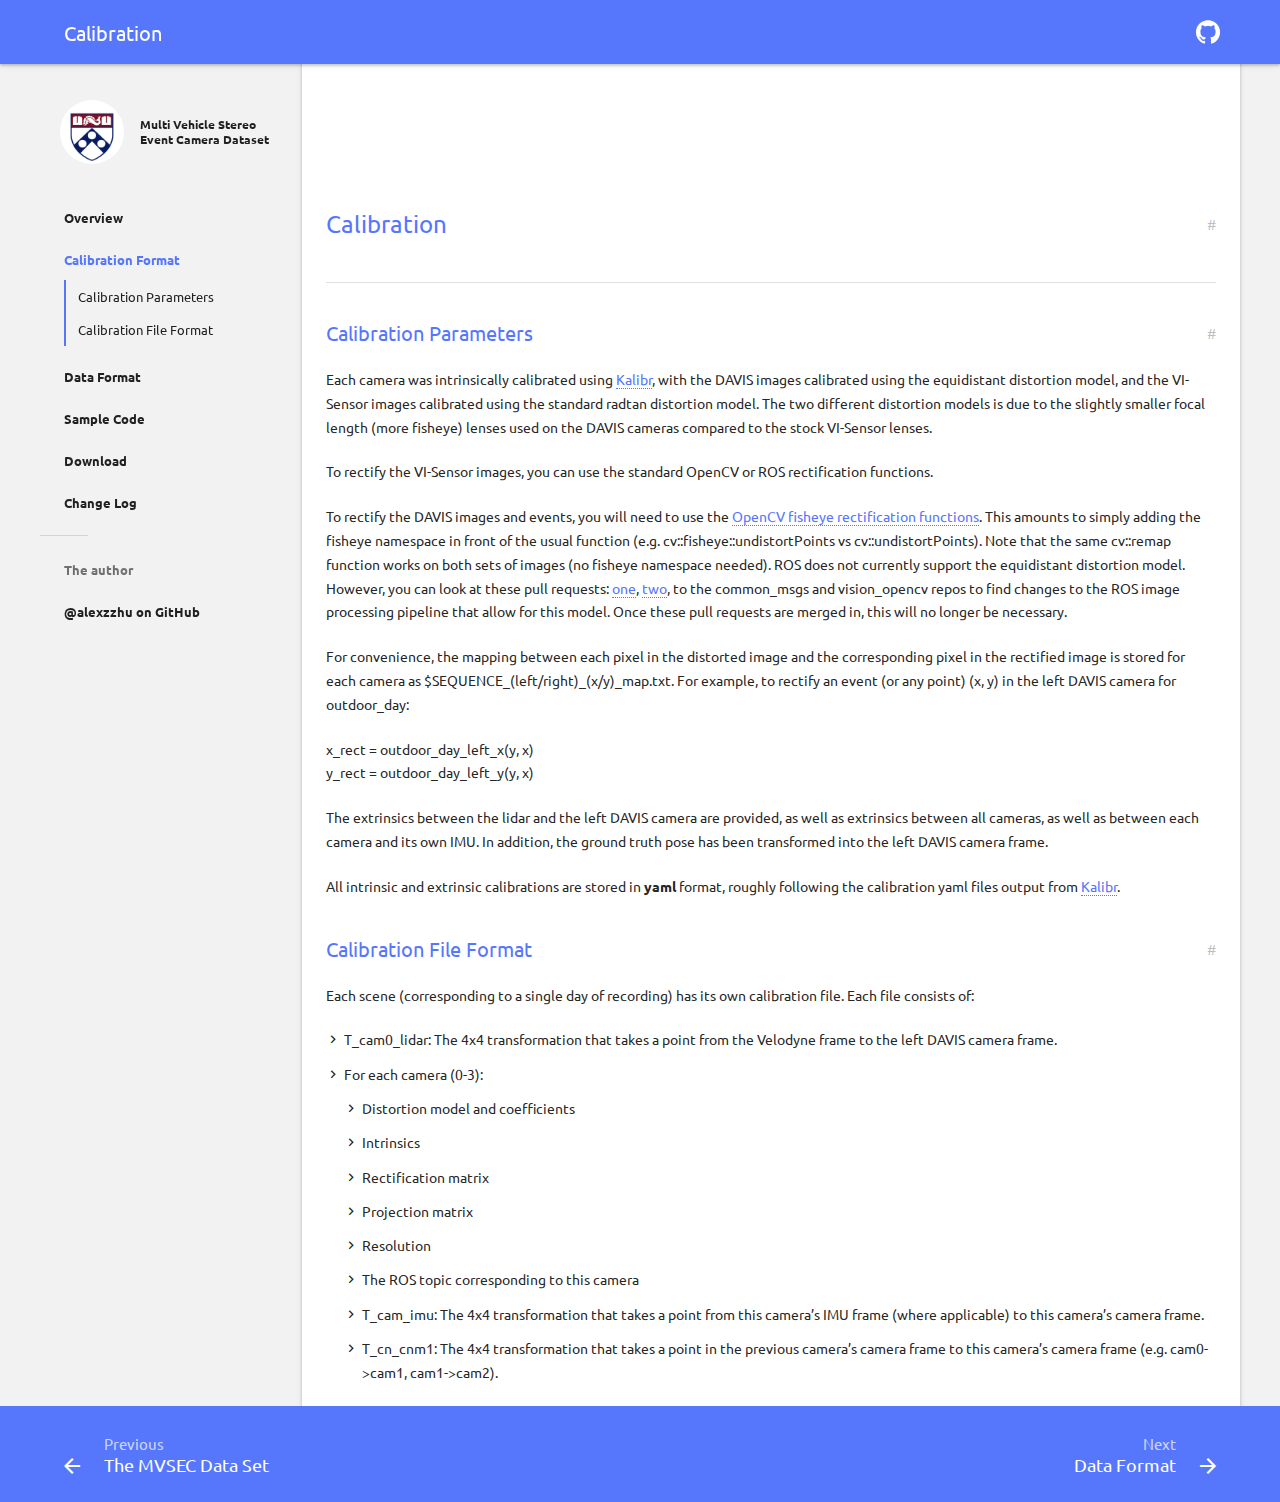
<file: calibration_format/index.html>
<!DOCTYPE html>
  
  
  
  
   <html class="no-js"> 

  <head lang="en-us">
    <meta charset="utf-8">
    <meta name="viewport" content="width=device-width,user-scalable=no,initial-scale=1,maximum-scale=1">
    <meta http-equiv="X-UA-Compatible" content="IE=10" />
    <title>Calibration - Multi Vehicle Stereo Event Camera Dataset</title>
    <meta name="generator" content="Hugo 0.16-DEV" />

    
    <meta name="description" content="A data set for Stereo Event Cameras.">
    
    <link rel="canonical" href="https://daniilidis-group.github.io/mvsec/calibration_format/">
    
    <meta name="author" content="Alex Zhu">
    

    <meta property="og:url" content="https://daniilidis-group.github.io/mvsec/calibration_format/">
    <meta property="og:title" content="Multi Vehicle Stereo Event Camera Dataset">
    <meta property="og:image" content="https://daniilidis-group.github.io/mvsec/upenn_favicon.jpg">
    <meta name="apple-mobile-web-app-title" content="Multi Vehicle Stereo Event Camera Dataset">
    <meta name="apple-mobile-web-app-capable" content="yes">
    <meta name="apple-mobile-web-app-status-bar-style" content="black-translucent">

    <link rel="shortcut icon" type="image/x-icon" href="https://daniilidis-group.github.io/mvsec/upenn_favicon.jpg">
    <link rel="icon" type="image/x-icon" href="https://daniilidis-group.github.io/mvsec/upenn_favicon.jpg">

    <style>
      @font-face {
        font-family: 'Icon';
        src: url('https://daniilidis-group.github.io/mvsec/fonts/icon.eot?52m981');
        src: url('https://daniilidis-group.github.io/mvsec/fonts/icon.eot?#iefix52m981')
               format('embedded-opentype'),
             url('https://daniilidis-group.github.io/mvsec/fonts/icon.woff?52m981')
               format('woff'),
             url('https://daniilidis-group.github.io/mvsec/fonts/icon.ttf?52m981')
               format('truetype'),
             url('https://daniilidis-group.github.io/mvsec/fonts/icon.svg?52m981#icon')
               format('svg');
        font-weight: normal;
        font-style: normal;
      }
    </style>

    <link rel="stylesheet" href="https://daniilidis-group.github.io/mvsec/stylesheets/application.css">
    <link rel="stylesheet" href="https://daniilidis-group.github.io/mvsec/stylesheets/temporary.css">
    <link rel="stylesheet" href="https://daniilidis-group.github.io/mvsec/stylesheets/palettes.css">
    <link rel="stylesheet" href="https://daniilidis-group.github.io/mvsec/stylesheets/highlight/highlight.css">

    
    
    
    <link rel="stylesheet" href="//fonts.googleapis.com/css?family=Ubuntu:400,700|Ubuntu&#43;Mono">
    <style>
      body, input {
        font-family: 'Ubuntu', Helvetica, Arial, sans-serif;
      }
      pre, code {
        font-family: 'Ubuntu Mono', 'Courier New', 'Courier', monospace;
      }
    </style>

    
    <link rel="stylesheet" href="https://daniilidis-group.github.io/mvsec/tweaks.css">
    
    <script src="https://daniilidis-group.github.io/mvsec/javascripts/modernizr.js"></script>
    <script type="text/javascript"
	    src="https://cdn.mathjax.org/mathjax/latest/MathJax.js?config=TeX-AMS-MML_HTMLorMML">
    </script>
<script type="text/x-mathjax-config">
MathJax.Hub.Config({
  jax: ["input/TeX", "output/HTML-CSS"],
  tex2jax: {
    inlineMath: [ ['$', '$'] ],
    displayMath: [ ['$$', '$$']],
    processEscapes: true,
    skipTags: ['script', 'noscript', 'style', 'textarea', 'pre', 'code']
  },
  messageStyle: "none",
  "HTML-CSS": { 
      preferredFont: "TeX", 
      availableFonts: ["STIX","TeX"], 
      styles: {".MathJax": {color: "#000 !important"}} 
      }
});
</script>
$
\newcommand{\cc}[1]{\color{black}{#1}}
\newcommand{\mvec}[1]{\mathbf{#1}}
\newcommand{\cvec}[2]{^\mathrm{#2}\mathbf{#1}}
\newcommand{\ctrans}[3]{^\mathrm{#3}\mathbf{#1}_\mathrm{#2}}
\newcommand{\rmat}[9]{\cc{\begin{bmatrix}{#1}&{#2}&{#3}\\\ {#4}&{#5}&{#6}\\\ {#7}&{#8}&{#9}\end{bmatrix}}}
\newcommand{\hmat}[3]{\cc{\begin{bmatrix}{#1}\\\ {#2}\\\ {#3}\\\ \end{bmatrix}}}
\newcommand{\mq}[4]{\cc{\begin{bmatrix}{#1}&{#2}&{#3}&{#4} \end{bmatrix}}}
\newcommand{\nvec}[3]{\cc{\begin{bmatrix}{#1}&{#2}&{#3} \end{bmatrix}}}
\newcommand{\vvec}[3]{\cc{\begin{bmatrix}{#1}\\\ {#2}\\\ {#3}\end{bmatrix}}}
\newcommand{\vvt}[2]{\cc{\begin{bmatrix}{#1}\\\ {#2}\end{bmatrix}}}
\newcommand{\calmat}[4]{\cc{\begin{bmatrix}{#1}&0&{#3}\\\ 0&{#2}&{#4}\end{bmatrix}}}
\newcommand{\dp}{^{\prime\prime}}
$

    

  </head>
  <body class="palette-primary-blue palette-accent-light-green">




<div class="backdrop">
	<div class="backdrop-paper"></div>
</div>

<input class="toggle" type="checkbox" id="toggle-drawer">
<input class="toggle" type="checkbox" id="toggle-search">
<label class="toggle-button overlay" for="toggle-drawer"></label>

<header class="header">
	<nav aria-label="Header">
  <div class="bar default">
    <div class="button button-menu" role="button" aria-label="Menu">
      <label class="toggle-button icon icon-menu" for="toggle-drawer">
        <span></span>
      </label>
    </div>
    <div class="headtitle">
    <div class="stretch">
      <div class="title">
        Calibration
      </div>
    </div>
    </div>

    

    
    <div class="button button-github" role="button" aria-label="GitHub">
      <a href="https://github.com/alexzzhu" title="@alexzzhu on GitHub" target="_blank" class="toggle-button icon icon-github"></a>
    </div>
    
    
        
  </div>
  <div class="bar search">
    <div class="button button-close" role="button" aria-label="Close">
      <label class="toggle-button icon icon-back" for="toggle-search"></label>
    </div>
    <div class="stretch">
      <div class="field">
        <input class="query" type="text" placeholder="Search" autocapitalize="off" autocorrect="off" autocomplete="off" spellcheck>
      </div>
    </div>
    <div class="button button-reset" role="button" aria-label="Search">
      <button class="toggle-button icon icon-close" id="reset-search"></button>
    </div>
  </div>
</nav>

</header>

<main class="main">
	<div class="drawer">
		<nav aria-label="Navigation">
  <a href="https://daniilidis-group.github.io/mvsec/" class="project">
    <div class="banner">
      
        <div class="logo">
          <img src="https://daniilidis-group.github.io/mvsec/upenn_favicon.jpg">
        </div>
      
      <div class="name">
        <strong>Multi Vehicle Stereo Event Camera Dataset </strong>
        
      </div>
    </div>
  </a>

  <div class="scrollable">
    <div class="wrapper">
      

      <div class="toc">
        
        <ul>
          




<li>
  
    



<a  title="Overview" href="https://daniilidis-group.github.io/mvsec/">
	
	Overview
</a>


  
</li>



<li>
  
    



<a class="current" title="Calibration Format" href="https://daniilidis-group.github.io/mvsec/calibration_format/">
	
	Calibration Format
</a>


<ul id="scrollspy">
</ul>

  
</li>



<li>
  
    



<a  title="Data Format" href="https://daniilidis-group.github.io/mvsec/data_format/">
	
	Data Format
</a>


  
</li>



<li>
  
    



<a  title="Sample Code" href="https://daniilidis-group.github.io/mvsec/sample_code/">
	
	Sample Code
</a>


  
</li>



<li>
  
    



<a  title="Download" href="https://daniilidis-group.github.io/mvsec/download/">
	
	Download
</a>


  
</li>



<li>
  
    



<a  title="Change Log" href="https://daniilidis-group.github.io/mvsec/change_log/">
	
	Change Log
</a>


  
</li>


        </ul>
        

        
        <hr>
        <span class="section">The author</span>
        
        <ul>
          

          
          <li>
            <a href="https://github.com/alexzzhu" target="_blank" title="@alexzzhu on GitHub">
              @alexzzhu on GitHub
            </a>
          </li>
          
        </ul>
        
      </div>
    </div>
  </div>
</nav>

	</div>

	<article class="article">
		<div class="wrapper">
			<h1>Calibration </h1>

			

<h2 id="calibration-parameters">Calibration Parameters</h2>

<p>Each camera was intrinsically calibrated using <a href="https://github.com/ethz-asl/kalibr">Kalibr</a>, with the DAVIS images calibrated using the equidistant distortion model, and the VI-Sensor images calibrated using the standard radtan distortion model. The two different distortion models is due to the slightly smaller focal length (more fisheye) lenses used on the DAVIS cameras compared to the stock VI-Sensor lenses.</p>

<p>To rectify the VI-Sensor images, you can use the standard OpenCV or ROS rectification functions.</p>

<p>To rectify the DAVIS images and events, you will need to use the <a href="https://docs.opencv.org/3.0-beta/modules/calib3d/doc/camera_calibration_and_3d_reconstruction.html#fisheye">OpenCV fisheye rectification functions</a>. This amounts to simply adding the fisheye namespace in front of the usual function (e.g. cv::fisheye::undistortPoints vs cv::undistortPoints). Note that the same cv::remap function works on both sets of images (no fisheye namespace needed). ROS does not currently support the equidistant distortion model. However, you can look at these pull requests: <a href="https://github.com/ros/common_msgs/pull/109">one</a>, <a href="https://github.com/ros-perception/vision_opencv/pull/184">two</a>, to the common_msgs and vision_opencv repos to find changes to the ROS image processing pipeline that allow for this model. Once these pull requests are merged in, this will no longer be necessary.</p>

<p>For convenience, the mapping between each pixel in the distorted image and the corresponding pixel in the rectified image is stored for each camera as $SEQUENCE_(left/right)_(x/y)_map.txt. For example, to rectify an event (or any point) (x, y) in the left DAVIS camera for outdoor_day:</p>

<p>x_rect = outdoor_day_left_x(y, x)</br>
y_rect = outdoor_day_left_y(y, x)</p>

<p>The extrinsics between the lidar and the left DAVIS camera are provided, as well as extrinsics between all cameras, as well as between each camera and its own IMU. In addition, the ground truth pose has been transformed into the left DAVIS camera frame.</p>

<p>All intrinsic and extrinsic calibrations are stored in <strong>yaml</strong> format, roughly following the calibration yaml files output from <a href="https://github.com/ethz-asl/kalibr">Kalibr</a>.</p>

<h2 id="calibration-file-format">Calibration File Format</h2>

<p>Each scene (corresponding to a single day of recording) has its own calibration file. Each file consists of:
<ul>
  <li>T_cam0_lidar: The 4x4 transformation that takes a point from the Velodyne frame to the left DAVIS camera frame.</li>
  <li>For each camera (0-3):
  <ul>
    <li>Distortion model and coefficients</li>
    <li>Intrinsics</li>
    <li>Rectification matrix</li>
    <li>Projection matrix</li>
    <li>Resolution</li>
    <li>The ROS topic corresponding to this camera</li>
    <li>T_cam_imu: The 4x4 transformation that takes a point from this camera&rsquo;s IMU frame (where applicable) to this camera&rsquo;s camera frame.</li>
    <li>T_cn_cnm1: The 4x4 transformation that takes a point in the previous camera&rsquo;s camera frame to this camera&rsquo;s camera frame (e.g. cam0-&gt;cam1, cam1-&gt;cam2).</li>
  </ul>
  </li>
</ul></p>


			<footer class="footer">
				

<nav class="pagination" aria-label="Footer">
  <div class="previous">
  
      <a href="https://daniilidis-group.github.io/mvsec/" title="The MVSEC Data Set">
        <span class="direction">
          Previous
        </span>
        <div class="page">
          <div class="button button-previous" role="button" aria-label="Previous">
            <i class="icon icon-back"></i>
          </div>
          <div class="stretch">
            <div class="title">
              The MVSEC Data Set
            </div>
          </div>
        </div>
      </a>
  
  </div>

  <div class="next">
  
      <a href="https://daniilidis-group.github.io/mvsec/data_format/" title="Data Format">
        <span class="direction">
          Next
        </span>
        <div class="page">
          <div class="stretch">
            <div class="title">
              Data Format
            </div>
          </div>
          <div class="button button-next" role="button" aria-label="Next">
            <i class="icon icon-forward"></i>
          </div>
        </div>
      </a>
  
  </div>
</nav>





			</footer>
		</div>
	</article>

	<div class="results" role="status" aria-live="polite">
		<div class="scrollable">
			<div class="wrapper">
				<div class="meta"></div>
				<div class="list"></div>
			</div>
		</div>
	</div>
</main>

    <script>
    
      var base_url = '';
      var repo_id  = '';
    
    </script>

    <script src="https://daniilidis-group.github.io/mvsec/javascripts/application.js"></script>
    

    <script>
      /* Add headers to scrollspy */
      var headers   = document.getElementsByTagName("h2");
      var scrollspy = document.getElementById('scrollspy');

      if(scrollspy) {
        if(headers.length > 0) {
          for(var i = 0; i < headers.length; i++) {
            var li = document.createElement("li");
            li.setAttribute("class", "anchor");

            var a  = document.createElement("a");
            a.setAttribute("href", "#" + headers[i].id);
            a.setAttribute("title", headers[i].innerHTML);
            a.innerHTML = headers[i].innerHTML;
            
            li.appendChild(a)
            scrollspy.appendChild(li);
          }
        } else {
          scrollspy.parentElement.removeChild(scrollspy)
        }
        

        /* Add permanent link next to the headers */
        var headers = document.querySelectorAll("h1, h2, h3, h4, h5, h6");

        for(var i = 0; i < headers.length; i++) {
            var a = document.createElement("a");
            a.setAttribute("class", "headerlink");
            a.setAttribute("href", "#" + headers[i].id);
            a.setAttribute("title", "Permanent link")
            a.innerHTML = "#";
            headers[i].appendChild(a);
        }
      }
    </script>

    

    <script src="//gohugo.io/js/highlight.pack.js"></script>
    <script>hljs.initHighlightingOnLoad();</script>
  </body>
</html>
</file>
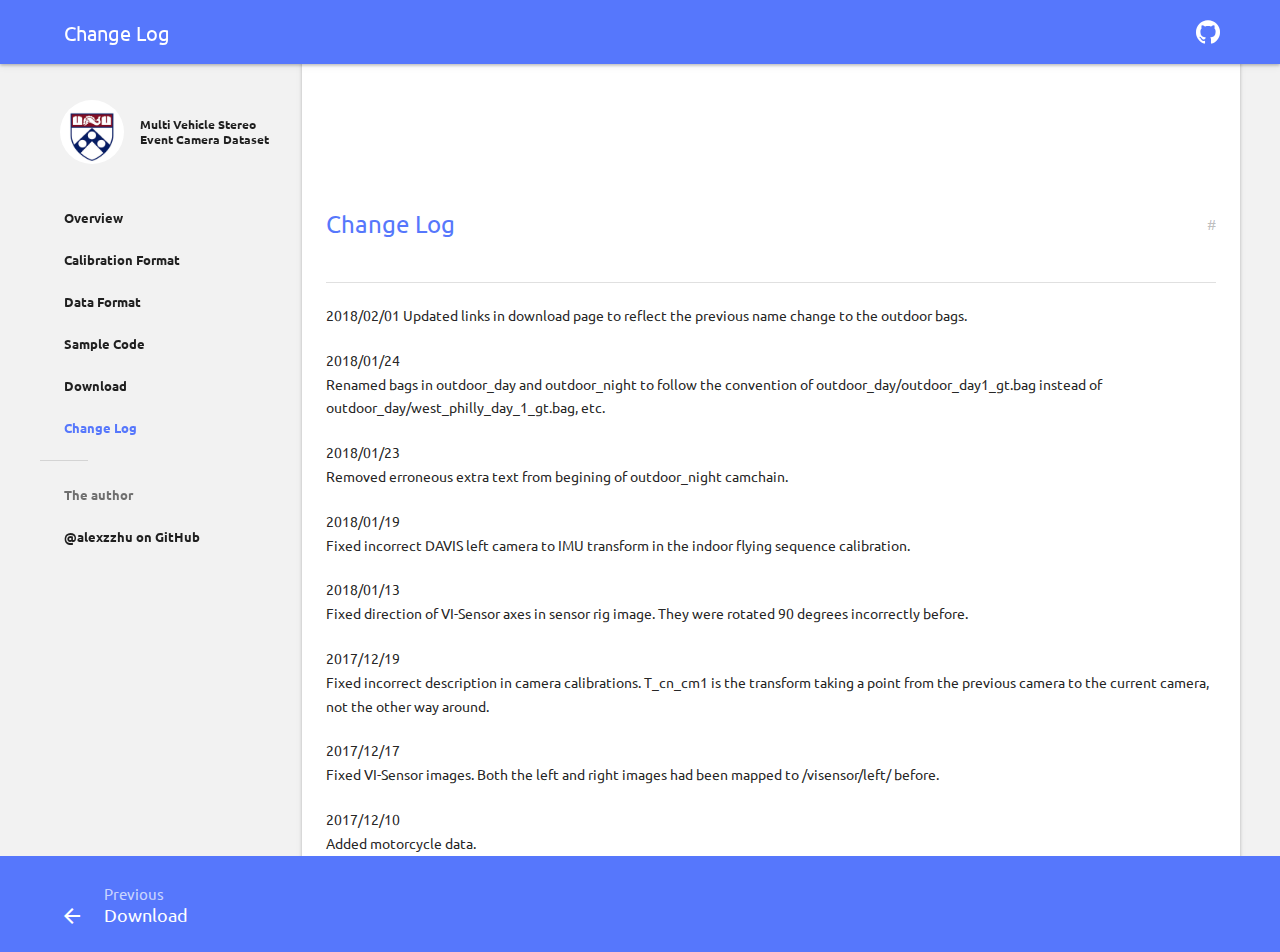
<file: change_log/index.html>
<!DOCTYPE html>
  
  
  
  
   <html class="no-js"> 

  <head lang="en-us">
    <meta charset="utf-8">
    <meta name="viewport" content="width=device-width,user-scalable=no,initial-scale=1,maximum-scale=1">
    <meta http-equiv="X-UA-Compatible" content="IE=10" />
    <title>Change Log - Multi Vehicle Stereo Event Camera Dataset</title>
    <meta name="generator" content="Hugo 0.16-DEV" />

    
    <meta name="description" content="A data set for Stereo Event Cameras.">
    
    <link rel="canonical" href="https://daniilidis-group.github.io/mvsec/change_log/">
    
    <meta name="author" content="Alex Zhu">
    

    <meta property="og:url" content="https://daniilidis-group.github.io/mvsec/change_log/">
    <meta property="og:title" content="Multi Vehicle Stereo Event Camera Dataset">
    <meta property="og:image" content="https://daniilidis-group.github.io/mvsec/upenn_favicon.jpg">
    <meta name="apple-mobile-web-app-title" content="Multi Vehicle Stereo Event Camera Dataset">
    <meta name="apple-mobile-web-app-capable" content="yes">
    <meta name="apple-mobile-web-app-status-bar-style" content="black-translucent">

    <link rel="shortcut icon" type="image/x-icon" href="https://daniilidis-group.github.io/mvsec/upenn_favicon.jpg">
    <link rel="icon" type="image/x-icon" href="https://daniilidis-group.github.io/mvsec/upenn_favicon.jpg">

    <style>
      @font-face {
        font-family: 'Icon';
        src: url('https://daniilidis-group.github.io/mvsec/fonts/icon.eot?52m981');
        src: url('https://daniilidis-group.github.io/mvsec/fonts/icon.eot?#iefix52m981')
               format('embedded-opentype'),
             url('https://daniilidis-group.github.io/mvsec/fonts/icon.woff?52m981')
               format('woff'),
             url('https://daniilidis-group.github.io/mvsec/fonts/icon.ttf?52m981')
               format('truetype'),
             url('https://daniilidis-group.github.io/mvsec/fonts/icon.svg?52m981#icon')
               format('svg');
        font-weight: normal;
        font-style: normal;
      }
    </style>

    <link rel="stylesheet" href="https://daniilidis-group.github.io/mvsec/stylesheets/application.css">
    <link rel="stylesheet" href="https://daniilidis-group.github.io/mvsec/stylesheets/temporary.css">
    <link rel="stylesheet" href="https://daniilidis-group.github.io/mvsec/stylesheets/palettes.css">
    <link rel="stylesheet" href="https://daniilidis-group.github.io/mvsec/stylesheets/highlight/highlight.css">

    
    
    
    <link rel="stylesheet" href="//fonts.googleapis.com/css?family=Ubuntu:400,700|Ubuntu&#43;Mono">
    <style>
      body, input {
        font-family: 'Ubuntu', Helvetica, Arial, sans-serif;
      }
      pre, code {
        font-family: 'Ubuntu Mono', 'Courier New', 'Courier', monospace;
      }
    </style>

    
    <link rel="stylesheet" href="https://daniilidis-group.github.io/mvsec/tweaks.css">
    
    <script src="https://daniilidis-group.github.io/mvsec/javascripts/modernizr.js"></script>
    <script type="text/javascript"
	    src="https://cdn.mathjax.org/mathjax/latest/MathJax.js?config=TeX-AMS-MML_HTMLorMML">
    </script>
<script type="text/x-mathjax-config">
MathJax.Hub.Config({
  jax: ["input/TeX", "output/HTML-CSS"],
  tex2jax: {
    inlineMath: [ ['$', '$'] ],
    displayMath: [ ['$$', '$$']],
    processEscapes: true,
    skipTags: ['script', 'noscript', 'style', 'textarea', 'pre', 'code']
  },
  messageStyle: "none",
  "HTML-CSS": { 
      preferredFont: "TeX", 
      availableFonts: ["STIX","TeX"], 
      styles: {".MathJax": {color: "#000 !important"}} 
      }
});
</script>
$
\newcommand{\cc}[1]{\color{black}{#1}}
\newcommand{\mvec}[1]{\mathbf{#1}}
\newcommand{\cvec}[2]{^\mathrm{#2}\mathbf{#1}}
\newcommand{\ctrans}[3]{^\mathrm{#3}\mathbf{#1}_\mathrm{#2}}
\newcommand{\rmat}[9]{\cc{\begin{bmatrix}{#1}&{#2}&{#3}\\\ {#4}&{#5}&{#6}\\\ {#7}&{#8}&{#9}\end{bmatrix}}}
\newcommand{\hmat}[3]{\cc{\begin{bmatrix}{#1}\\\ {#2}\\\ {#3}\\\ \end{bmatrix}}}
\newcommand{\mq}[4]{\cc{\begin{bmatrix}{#1}&{#2}&{#3}&{#4} \end{bmatrix}}}
\newcommand{\nvec}[3]{\cc{\begin{bmatrix}{#1}&{#2}&{#3} \end{bmatrix}}}
\newcommand{\vvec}[3]{\cc{\begin{bmatrix}{#1}\\\ {#2}\\\ {#3}\end{bmatrix}}}
\newcommand{\vvt}[2]{\cc{\begin{bmatrix}{#1}\\\ {#2}\end{bmatrix}}}
\newcommand{\calmat}[4]{\cc{\begin{bmatrix}{#1}&0&{#3}\\\ 0&{#2}&{#4}\end{bmatrix}}}
\newcommand{\dp}{^{\prime\prime}}
$

    

  </head>
  <body class="palette-primary-blue palette-accent-light-green">




<div class="backdrop">
	<div class="backdrop-paper"></div>
</div>

<input class="toggle" type="checkbox" id="toggle-drawer">
<input class="toggle" type="checkbox" id="toggle-search">
<label class="toggle-button overlay" for="toggle-drawer"></label>

<header class="header">
	<nav aria-label="Header">
  <div class="bar default">
    <div class="button button-menu" role="button" aria-label="Menu">
      <label class="toggle-button icon icon-menu" for="toggle-drawer">
        <span></span>
      </label>
    </div>
    <div class="headtitle">
    <div class="stretch">
      <div class="title">
        Change Log
      </div>
    </div>
    </div>

    

    
    <div class="button button-github" role="button" aria-label="GitHub">
      <a href="https://github.com/alexzzhu" title="@alexzzhu on GitHub" target="_blank" class="toggle-button icon icon-github"></a>
    </div>
    
    
        
  </div>
  <div class="bar search">
    <div class="button button-close" role="button" aria-label="Close">
      <label class="toggle-button icon icon-back" for="toggle-search"></label>
    </div>
    <div class="stretch">
      <div class="field">
        <input class="query" type="text" placeholder="Search" autocapitalize="off" autocorrect="off" autocomplete="off" spellcheck>
      </div>
    </div>
    <div class="button button-reset" role="button" aria-label="Search">
      <button class="toggle-button icon icon-close" id="reset-search"></button>
    </div>
  </div>
</nav>

</header>

<main class="main">
	<div class="drawer">
		<nav aria-label="Navigation">
  <a href="https://daniilidis-group.github.io/mvsec/" class="project">
    <div class="banner">
      
        <div class="logo">
          <img src="https://daniilidis-group.github.io/mvsec/upenn_favicon.jpg">
        </div>
      
      <div class="name">
        <strong>Multi Vehicle Stereo Event Camera Dataset </strong>
        
      </div>
    </div>
  </a>

  <div class="scrollable">
    <div class="wrapper">
      

      <div class="toc">
        
        <ul>
          




<li>
  
    



<a  title="Overview" href="https://daniilidis-group.github.io/mvsec/">
	
	Overview
</a>


  
</li>



<li>
  
    



<a  title="Calibration Format" href="https://daniilidis-group.github.io/mvsec/calibration_format/">
	
	Calibration Format
</a>


  
</li>



<li>
  
    



<a  title="Data Format" href="https://daniilidis-group.github.io/mvsec/data_format/">
	
	Data Format
</a>


  
</li>



<li>
  
    



<a  title="Sample Code" href="https://daniilidis-group.github.io/mvsec/sample_code/">
	
	Sample Code
</a>


  
</li>



<li>
  
    



<a  title="Download" href="https://daniilidis-group.github.io/mvsec/download/">
	
	Download
</a>


  
</li>



<li>
  
    



<a class="current" title="Change Log" href="https://daniilidis-group.github.io/mvsec/change_log/">
	
	Change Log
</a>


<ul id="scrollspy">
</ul>

  
</li>


        </ul>
        

        
        <hr>
        <span class="section">The author</span>
        
        <ul>
          

          
          <li>
            <a href="https://github.com/alexzzhu" target="_blank" title="@alexzzhu on GitHub">
              @alexzzhu on GitHub
            </a>
          </li>
          
        </ul>
        
      </div>
    </div>
  </div>
</nav>

	</div>

	<article class="article">
		<div class="wrapper">
			<h1>Change Log </h1>

			<p>2018/02/01
Updated links in download page to reflect the previous name change to the outdoor bags.</p>

<p>2018/01/24<br />
Renamed bags in outdoor_day and outdoor_night to follow the convention of outdoor_day/outdoor_day1_gt.bag instead of outdoor_day/west_philly_day_1_gt.bag, etc.</p>

<p>2018/01/23<br />
Removed erroneous extra text from begining of outdoor_night camchain.</p>

<p>2018/01/19<br />
Fixed incorrect DAVIS left camera to IMU transform in the indoor flying sequence calibration.</p>

<p>2018/01/13<br />
Fixed direction of VI-Sensor axes in sensor rig image. They were rotated 90 degrees incorrectly before.</p>

<p>2017/12/19<br />
Fixed incorrect description in camera calibrations. T_cn_cm1 is the transform taking a point from the previous camera to the current camera, not the other way around.</p>

<p>2017/12/17<br />
Fixed VI-Sensor images. Both the left and right images had been mapped to /visensor/left/ before.</p>

<p>2017/12/10<br />
Added motorcycle data.</p>


			<footer class="footer">
				

<nav class="pagination" aria-label="Footer">
  <div class="previous">
  
      <a href="https://daniilidis-group.github.io/mvsec/download/" title="Download">
        <span class="direction">
          Previous
        </span>
        <div class="page">
          <div class="button button-previous" role="button" aria-label="Previous">
            <i class="icon icon-back"></i>
          </div>
          <div class="stretch">
            <div class="title">
              Download
            </div>
          </div>
        </div>
      </a>
  
  </div>

  <div class="next">
  
  </div>
</nav>





			</footer>
		</div>
	</article>

	<div class="results" role="status" aria-live="polite">
		<div class="scrollable">
			<div class="wrapper">
				<div class="meta"></div>
				<div class="list"></div>
			</div>
		</div>
	</div>
</main>

    <script>
    
      var base_url = '';
      var repo_id  = '';
    
    </script>

    <script src="https://daniilidis-group.github.io/mvsec/javascripts/application.js"></script>
    

    <script>
      /* Add headers to scrollspy */
      var headers   = document.getElementsByTagName("h2");
      var scrollspy = document.getElementById('scrollspy');

      if(scrollspy) {
        if(headers.length > 0) {
          for(var i = 0; i < headers.length; i++) {
            var li = document.createElement("li");
            li.setAttribute("class", "anchor");

            var a  = document.createElement("a");
            a.setAttribute("href", "#" + headers[i].id);
            a.setAttribute("title", headers[i].innerHTML);
            a.innerHTML = headers[i].innerHTML;
            
            li.appendChild(a)
            scrollspy.appendChild(li);
          }
        } else {
          scrollspy.parentElement.removeChild(scrollspy)
        }
        

        /* Add permanent link next to the headers */
        var headers = document.querySelectorAll("h1, h2, h3, h4, h5, h6");

        for(var i = 0; i < headers.length; i++) {
            var a = document.createElement("a");
            a.setAttribute("class", "headerlink");
            a.setAttribute("href", "#" + headers[i].id);
            a.setAttribute("title", "Permanent link")
            a.innerHTML = "#";
            headers[i].appendChild(a);
        }
      }
    </script>

    

    <script src="//gohugo.io/js/highlight.pack.js"></script>
    <script>hljs.initHighlightingOnLoad();</script>
  </body>
</html>
</file>
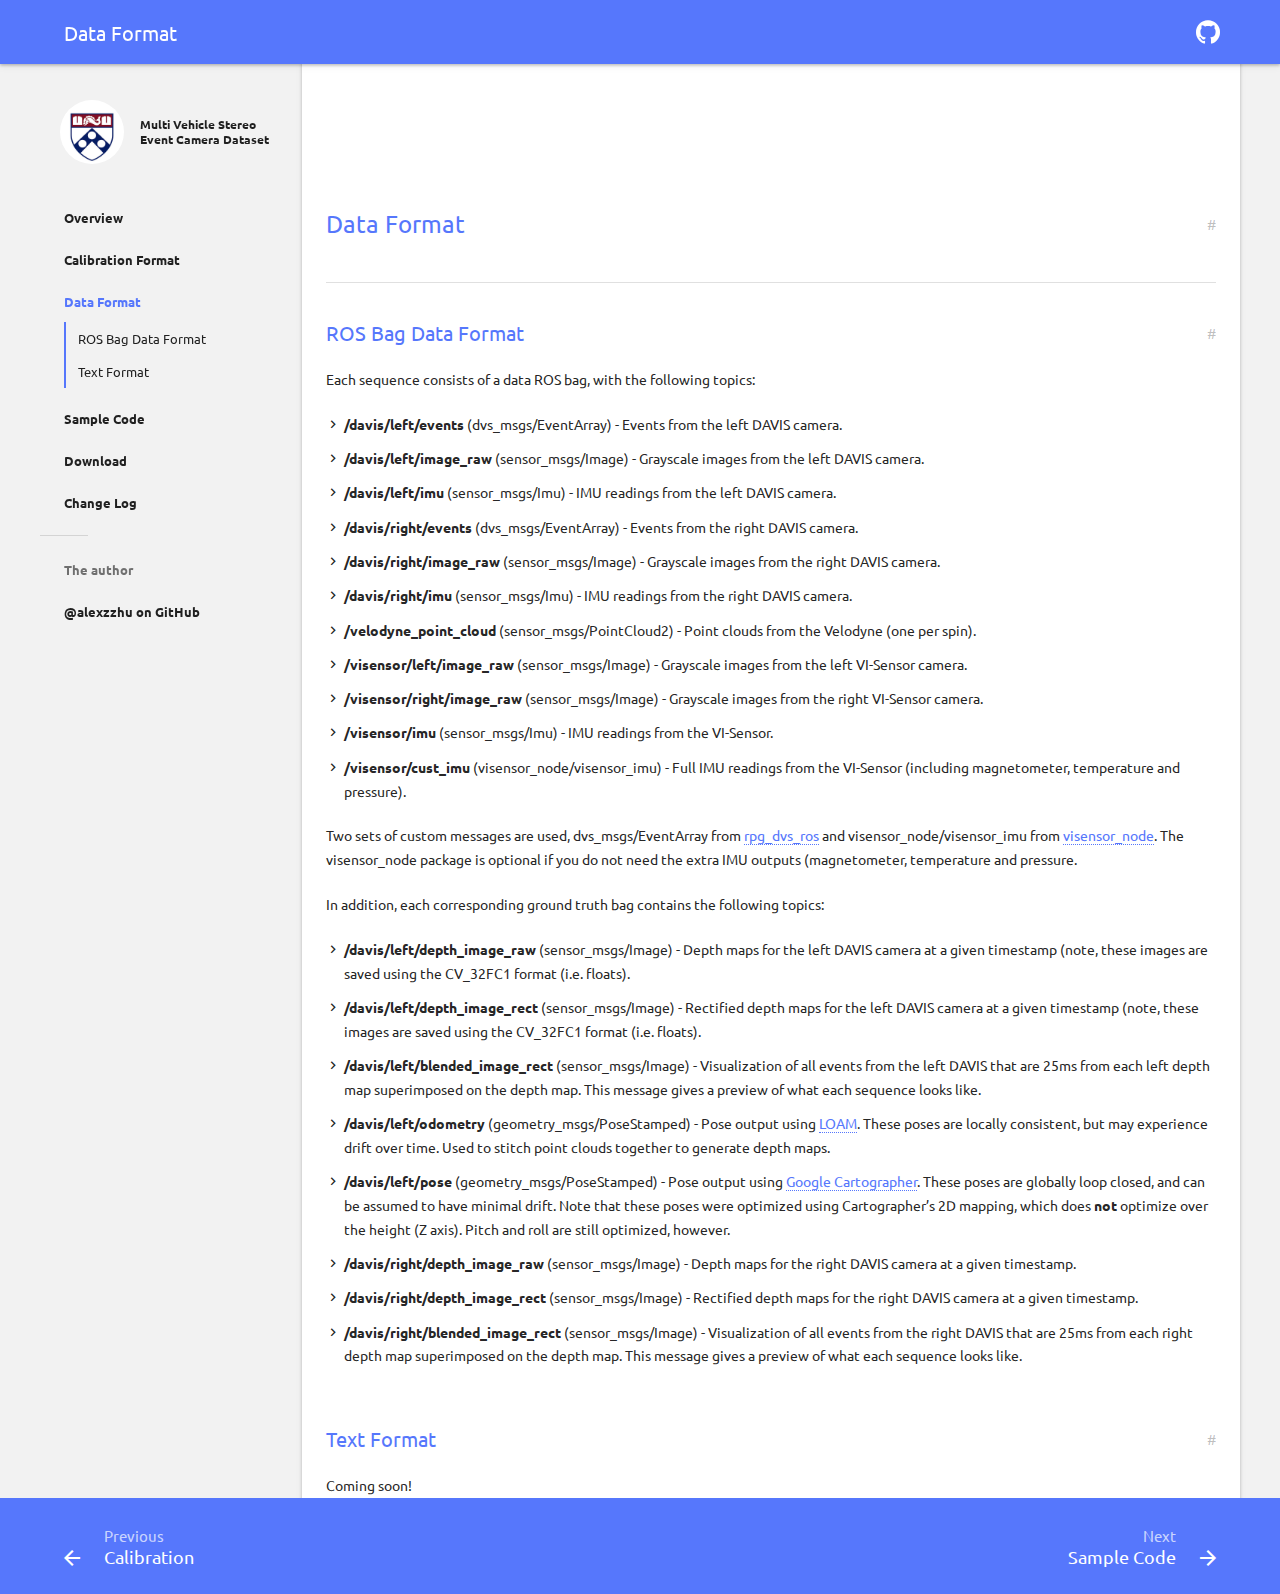
<file: data_format/index.html>
<!DOCTYPE html>
  
  
  
  
   <html class="no-js"> 

  <head lang="en-us">
    <meta charset="utf-8">
    <meta name="viewport" content="width=device-width,user-scalable=no,initial-scale=1,maximum-scale=1">
    <meta http-equiv="X-UA-Compatible" content="IE=10" />
    <title>Data Format - Multi Vehicle Stereo Event Camera Dataset</title>
    <meta name="generator" content="Hugo 0.16-DEV" />

    
    <meta name="description" content="A data set for Stereo Event Cameras.">
    
    <link rel="canonical" href="https://daniilidis-group.github.io/mvsec/data_format/">
    
    <meta name="author" content="Alex Zhu">
    

    <meta property="og:url" content="https://daniilidis-group.github.io/mvsec/data_format/">
    <meta property="og:title" content="Multi Vehicle Stereo Event Camera Dataset">
    <meta property="og:image" content="https://daniilidis-group.github.io/mvsec/upenn_favicon.jpg">
    <meta name="apple-mobile-web-app-title" content="Multi Vehicle Stereo Event Camera Dataset">
    <meta name="apple-mobile-web-app-capable" content="yes">
    <meta name="apple-mobile-web-app-status-bar-style" content="black-translucent">

    <link rel="shortcut icon" type="image/x-icon" href="https://daniilidis-group.github.io/mvsec/upenn_favicon.jpg">
    <link rel="icon" type="image/x-icon" href="https://daniilidis-group.github.io/mvsec/upenn_favicon.jpg">

    <style>
      @font-face {
        font-family: 'Icon';
        src: url('https://daniilidis-group.github.io/mvsec/fonts/icon.eot?52m981');
        src: url('https://daniilidis-group.github.io/mvsec/fonts/icon.eot?#iefix52m981')
               format('embedded-opentype'),
             url('https://daniilidis-group.github.io/mvsec/fonts/icon.woff?52m981')
               format('woff'),
             url('https://daniilidis-group.github.io/mvsec/fonts/icon.ttf?52m981')
               format('truetype'),
             url('https://daniilidis-group.github.io/mvsec/fonts/icon.svg?52m981#icon')
               format('svg');
        font-weight: normal;
        font-style: normal;
      }
    </style>

    <link rel="stylesheet" href="https://daniilidis-group.github.io/mvsec/stylesheets/application.css">
    <link rel="stylesheet" href="https://daniilidis-group.github.io/mvsec/stylesheets/temporary.css">
    <link rel="stylesheet" href="https://daniilidis-group.github.io/mvsec/stylesheets/palettes.css">
    <link rel="stylesheet" href="https://daniilidis-group.github.io/mvsec/stylesheets/highlight/highlight.css">

    
    
    
    <link rel="stylesheet" href="//fonts.googleapis.com/css?family=Ubuntu:400,700|Ubuntu&#43;Mono">
    <style>
      body, input {
        font-family: 'Ubuntu', Helvetica, Arial, sans-serif;
      }
      pre, code {
        font-family: 'Ubuntu Mono', 'Courier New', 'Courier', monospace;
      }
    </style>

    
    <link rel="stylesheet" href="https://daniilidis-group.github.io/mvsec/tweaks.css">
    
    <script src="https://daniilidis-group.github.io/mvsec/javascripts/modernizr.js"></script>
    <script type="text/javascript"
	    src="https://cdn.mathjax.org/mathjax/latest/MathJax.js?config=TeX-AMS-MML_HTMLorMML">
    </script>
<script type="text/x-mathjax-config">
MathJax.Hub.Config({
  jax: ["input/TeX", "output/HTML-CSS"],
  tex2jax: {
    inlineMath: [ ['$', '$'] ],
    displayMath: [ ['$$', '$$']],
    processEscapes: true,
    skipTags: ['script', 'noscript', 'style', 'textarea', 'pre', 'code']
  },
  messageStyle: "none",
  "HTML-CSS": { 
      preferredFont: "TeX", 
      availableFonts: ["STIX","TeX"], 
      styles: {".MathJax": {color: "#000 !important"}} 
      }
});
</script>
$
\newcommand{\cc}[1]{\color{black}{#1}}
\newcommand{\mvec}[1]{\mathbf{#1}}
\newcommand{\cvec}[2]{^\mathrm{#2}\mathbf{#1}}
\newcommand{\ctrans}[3]{^\mathrm{#3}\mathbf{#1}_\mathrm{#2}}
\newcommand{\rmat}[9]{\cc{\begin{bmatrix}{#1}&{#2}&{#3}\\\ {#4}&{#5}&{#6}\\\ {#7}&{#8}&{#9}\end{bmatrix}}}
\newcommand{\hmat}[3]{\cc{\begin{bmatrix}{#1}\\\ {#2}\\\ {#3}\\\ \end{bmatrix}}}
\newcommand{\mq}[4]{\cc{\begin{bmatrix}{#1}&{#2}&{#3}&{#4} \end{bmatrix}}}
\newcommand{\nvec}[3]{\cc{\begin{bmatrix}{#1}&{#2}&{#3} \end{bmatrix}}}
\newcommand{\vvec}[3]{\cc{\begin{bmatrix}{#1}\\\ {#2}\\\ {#3}\end{bmatrix}}}
\newcommand{\vvt}[2]{\cc{\begin{bmatrix}{#1}\\\ {#2}\end{bmatrix}}}
\newcommand{\calmat}[4]{\cc{\begin{bmatrix}{#1}&0&{#3}\\\ 0&{#2}&{#4}\end{bmatrix}}}
\newcommand{\dp}{^{\prime\prime}}
$

    

  </head>
  <body class="palette-primary-blue palette-accent-light-green">




<div class="backdrop">
	<div class="backdrop-paper"></div>
</div>

<input class="toggle" type="checkbox" id="toggle-drawer">
<input class="toggle" type="checkbox" id="toggle-search">
<label class="toggle-button overlay" for="toggle-drawer"></label>

<header class="header">
	<nav aria-label="Header">
  <div class="bar default">
    <div class="button button-menu" role="button" aria-label="Menu">
      <label class="toggle-button icon icon-menu" for="toggle-drawer">
        <span></span>
      </label>
    </div>
    <div class="headtitle">
    <div class="stretch">
      <div class="title">
        Data Format
      </div>
    </div>
    </div>

    

    
    <div class="button button-github" role="button" aria-label="GitHub">
      <a href="https://github.com/alexzzhu" title="@alexzzhu on GitHub" target="_blank" class="toggle-button icon icon-github"></a>
    </div>
    
    
        
  </div>
  <div class="bar search">
    <div class="button button-close" role="button" aria-label="Close">
      <label class="toggle-button icon icon-back" for="toggle-search"></label>
    </div>
    <div class="stretch">
      <div class="field">
        <input class="query" type="text" placeholder="Search" autocapitalize="off" autocorrect="off" autocomplete="off" spellcheck>
      </div>
    </div>
    <div class="button button-reset" role="button" aria-label="Search">
      <button class="toggle-button icon icon-close" id="reset-search"></button>
    </div>
  </div>
</nav>

</header>

<main class="main">
	<div class="drawer">
		<nav aria-label="Navigation">
  <a href="https://daniilidis-group.github.io/mvsec/" class="project">
    <div class="banner">
      
        <div class="logo">
          <img src="https://daniilidis-group.github.io/mvsec/upenn_favicon.jpg">
        </div>
      
      <div class="name">
        <strong>Multi Vehicle Stereo Event Camera Dataset </strong>
        
      </div>
    </div>
  </a>

  <div class="scrollable">
    <div class="wrapper">
      

      <div class="toc">
        
        <ul>
          




<li>
  
    



<a  title="Overview" href="https://daniilidis-group.github.io/mvsec/">
	
	Overview
</a>


  
</li>



<li>
  
    



<a  title="Calibration Format" href="https://daniilidis-group.github.io/mvsec/calibration_format/">
	
	Calibration Format
</a>


  
</li>



<li>
  
    



<a class="current" title="Data Format" href="https://daniilidis-group.github.io/mvsec/data_format/">
	
	Data Format
</a>


<ul id="scrollspy">
</ul>

  
</li>



<li>
  
    



<a  title="Sample Code" href="https://daniilidis-group.github.io/mvsec/sample_code/">
	
	Sample Code
</a>


  
</li>



<li>
  
    



<a  title="Download" href="https://daniilidis-group.github.io/mvsec/download/">
	
	Download
</a>


  
</li>



<li>
  
    



<a  title="Change Log" href="https://daniilidis-group.github.io/mvsec/change_log/">
	
	Change Log
</a>


  
</li>


        </ul>
        

        
        <hr>
        <span class="section">The author</span>
        
        <ul>
          

          
          <li>
            <a href="https://github.com/alexzzhu" target="_blank" title="@alexzzhu on GitHub">
              @alexzzhu on GitHub
            </a>
          </li>
          
        </ul>
        
      </div>
    </div>
  </div>
</nav>

	</div>

	<article class="article">
		<div class="wrapper">
			<h1>Data Format </h1>

			

<h2 id="ros-bag-data-format">ROS Bag Data Format</h2>

<p>Each sequence consists of a data ROS bag, with the following topics:
<ul>
<li><b>/davis/left/events</b> (dvs_msgs/EventArray) - Events from the left DAVIS camera.</li>
<li><b>/davis/left/image_raw</b> (sensor_msgs/Image) - Grayscale images from the left DAVIS camera.</li>
<li><b>/davis/left/imu</b> (sensor_msgs/Imu) - IMU readings from the left DAVIS camera.</li>
<li><b>/davis/right/events</b> (dvs_msgs/EventArray) - Events from the right DAVIS camera.</li>
<li><b>/davis/right/image_raw</b> (sensor_msgs/Image) - Grayscale images from the right DAVIS camera.</li>
<li><b>/davis/right/imu</b> (sensor_msgs/Imu) - IMU readings from the right DAVIS camera.</li>
<li><b>/velodyne_point_cloud</b> (sensor_msgs/PointCloud2) - Point clouds from the Velodyne (one per spin).</li>
<li><b>/visensor/left/image_raw</b> (sensor_msgs/Image) - Grayscale images from the left VI-Sensor camera.</li>
<li><b>/visensor/right/image_raw</b> (sensor_msgs/Image) - Grayscale images from the right VI-Sensor camera.</li>
<li><b>/visensor/imu</b> (sensor_msgs/Imu) - IMU readings from the VI-Sensor.</li>
<li><b>/visensor/cust_imu</b> (visensor_node/visensor_imu) - Full IMU readings from the VI-Sensor (including magnetometer, temperature and pressure).</li>
<ul></p>

<p>Two sets of custom messages are used, dvs_msgs/EventArray from <a href="https://github.com/uzh-rpg/rpg_dvs_ros">rpg_dvs_ros</a> and visensor_node/visensor_imu from <a href="https://github.com/ethz-asl/visensor_node">visensor_node</a>. The visensor_node package is optional if you do not need the extra IMU outputs (magnetometer, temperature and pressure.</p>

<p>In addition, each corresponding ground truth bag contains the following topics:
<ul>
<li><b>/davis/left/depth_image_raw</b> (sensor_msgs/Image) - Depth maps for the left DAVIS camera at a given timestamp (note, these images are saved using the CV_32FC1 format (i.e. floats).</li>
<li><b>/davis/left/depth_image_rect</b> (sensor_msgs/Image) - Rectified depth maps for the left DAVIS camera at a given timestamp (note, these images are saved using the CV_32FC1 format (i.e. floats).</li>
<li><b>/davis/left/blended_image_rect</b> (sensor_msgs/Image) - Visualization of all events from the left DAVIS that are 25ms from each left depth map superimposed on the depth map. This message gives a preview of what each sequence looks like.</li>
<li><b>/davis/left/odometry</b> (geometry_msgs/PoseStamped) - Pose output using <a href="https://www.ri.cmu.edu/publications/loam-lidar-odometry-and-mapping-in-real-time/">LOAM</a>. These poses are locally consistent, but may experience drift over time. Used to stitch point clouds together to generate depth maps.</li>
<li><b>/davis/left/pose</b> (geometry_msgs/PoseStamped) - Pose output using <a href="https://google-cartographer-ros.readthedocs.io/en/latest/">Google Cartographer</a>. These poses are globally loop closed, and can be assumed to have minimal drift. Note that these poses were optimized using Cartographer&rsquo;s 2D mapping, which does <b>not</b> optimize over the height (Z axis). Pitch and roll are still optimized, however.</li>
<li><b>/davis/right/depth_image_raw</b> (sensor_msgs/Image) - Depth maps for the right DAVIS camera at a given timestamp.</li>
<li><b>/davis/right/depth_image_rect</b> (sensor_msgs/Image) - Rectified depth maps for the right DAVIS camera at a given timestamp.</li>
<li><b>/davis/right/blended_image_rect</b> (sensor_msgs/Image) - Visualization of all events from the right DAVIS that are 25ms from each right depth map superimposed on the depth map. This message gives a preview of what each sequence looks like.</li>
</ul></p>

<h2 id="text-format">Text Format</h2>

<p>Coming soon!</p>


			<footer class="footer">
				

<nav class="pagination" aria-label="Footer">
  <div class="previous">
  
      <a href="https://daniilidis-group.github.io/mvsec/calibration_format/" title="Calibration">
        <span class="direction">
          Previous
        </span>
        <div class="page">
          <div class="button button-previous" role="button" aria-label="Previous">
            <i class="icon icon-back"></i>
          </div>
          <div class="stretch">
            <div class="title">
              Calibration
            </div>
          </div>
        </div>
      </a>
  
  </div>

  <div class="next">
  
      <a href="https://daniilidis-group.github.io/mvsec/sample_code/" title="Sample Code">
        <span class="direction">
          Next
        </span>
        <div class="page">
          <div class="stretch">
            <div class="title">
              Sample Code
            </div>
          </div>
          <div class="button button-next" role="button" aria-label="Next">
            <i class="icon icon-forward"></i>
          </div>
        </div>
      </a>
  
  </div>
</nav>





			</footer>
		</div>
	</article>

	<div class="results" role="status" aria-live="polite">
		<div class="scrollable">
			<div class="wrapper">
				<div class="meta"></div>
				<div class="list"></div>
			</div>
		</div>
	</div>
</main>

    <script>
    
      var base_url = '';
      var repo_id  = '';
    
    </script>

    <script src="https://daniilidis-group.github.io/mvsec/javascripts/application.js"></script>
    

    <script>
      /* Add headers to scrollspy */
      var headers   = document.getElementsByTagName("h2");
      var scrollspy = document.getElementById('scrollspy');

      if(scrollspy) {
        if(headers.length > 0) {
          for(var i = 0; i < headers.length; i++) {
            var li = document.createElement("li");
            li.setAttribute("class", "anchor");

            var a  = document.createElement("a");
            a.setAttribute("href", "#" + headers[i].id);
            a.setAttribute("title", headers[i].innerHTML);
            a.innerHTML = headers[i].innerHTML;
            
            li.appendChild(a)
            scrollspy.appendChild(li);
          }
        } else {
          scrollspy.parentElement.removeChild(scrollspy)
        }
        

        /* Add permanent link next to the headers */
        var headers = document.querySelectorAll("h1, h2, h3, h4, h5, h6");

        for(var i = 0; i < headers.length; i++) {
            var a = document.createElement("a");
            a.setAttribute("class", "headerlink");
            a.setAttribute("href", "#" + headers[i].id);
            a.setAttribute("title", "Permanent link")
            a.innerHTML = "#";
            headers[i].appendChild(a);
        }
      }
    </script>

    

    <script src="//gohugo.io/js/highlight.pack.js"></script>
    <script>hljs.initHighlightingOnLoad();</script>
  </body>
</html>
</file>
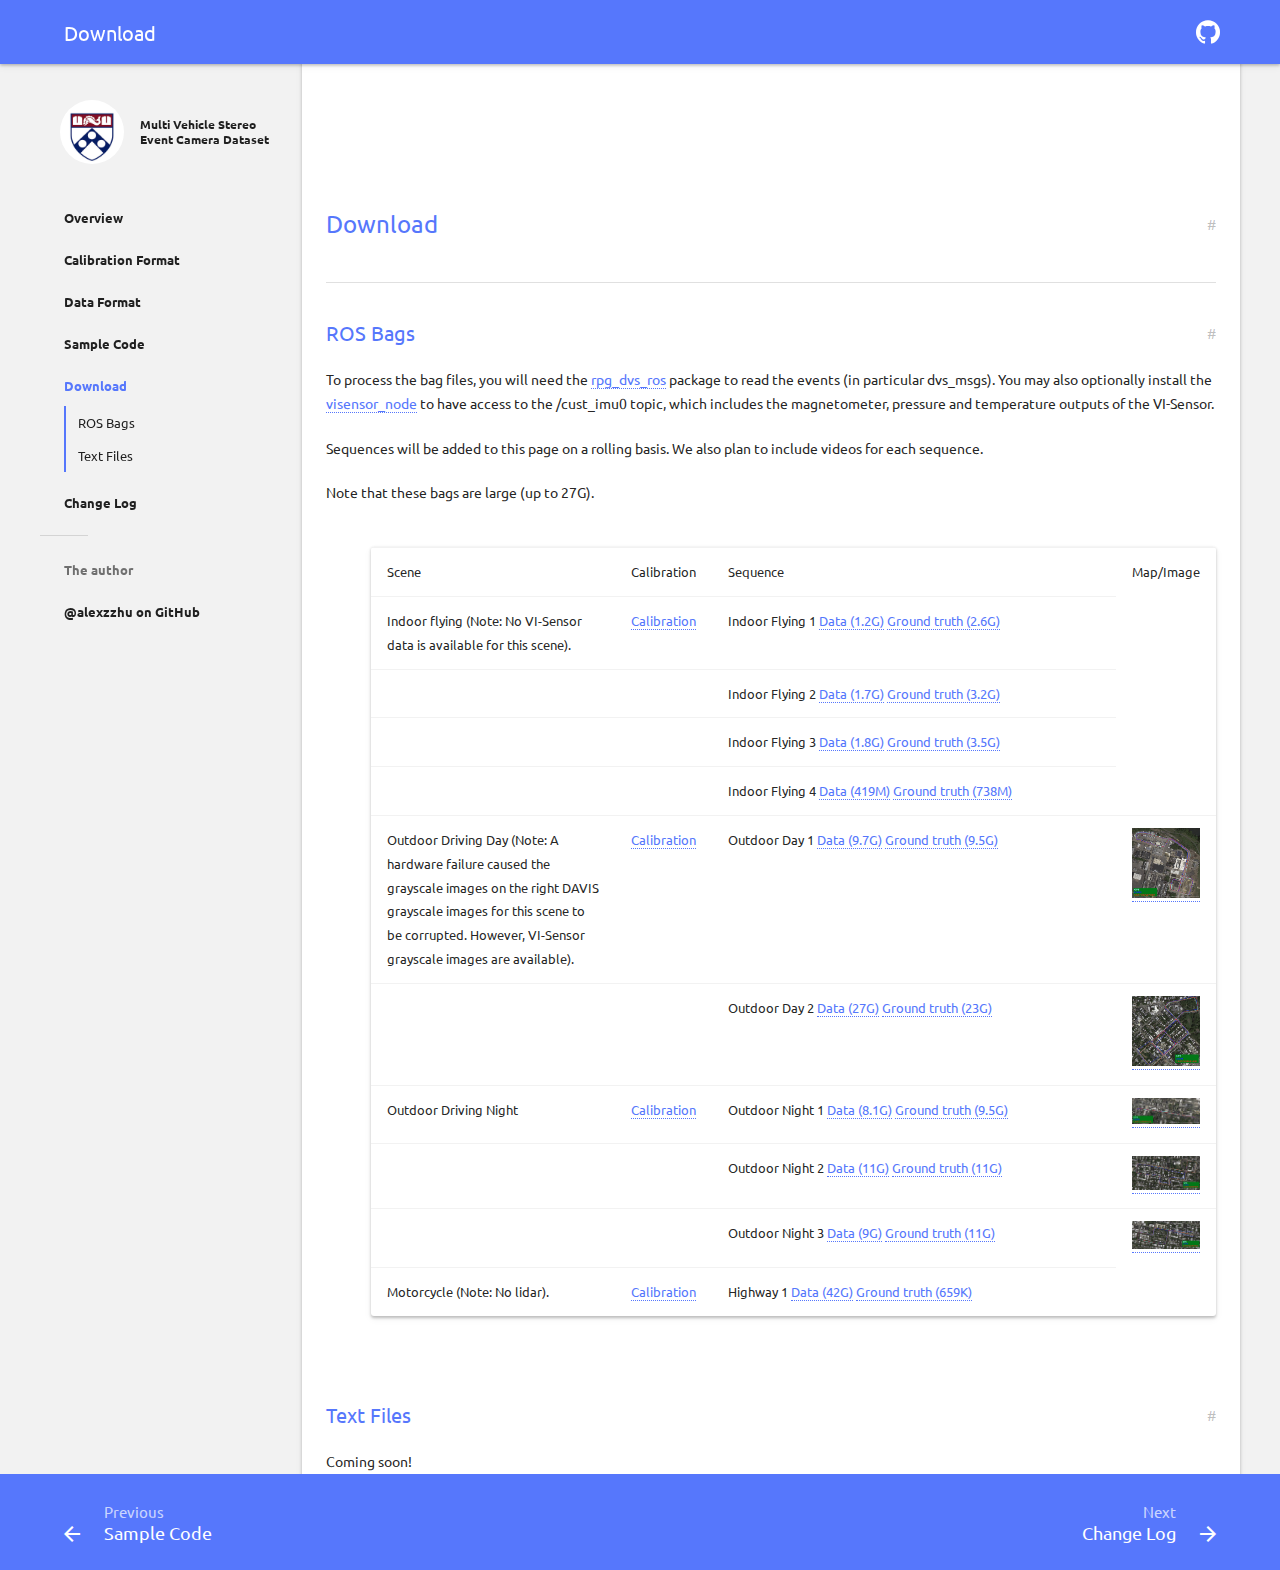
<file: download/index.html>
<!DOCTYPE html>
  
  
  
  
   <html class="no-js"> 

  <head lang="en-us">
    <meta charset="utf-8">
    <meta name="viewport" content="width=device-width,user-scalable=no,initial-scale=1,maximum-scale=1">
    <meta http-equiv="X-UA-Compatible" content="IE=10" />
    <title>Download - Multi Vehicle Stereo Event Camera Dataset</title>
    <meta name="generator" content="Hugo 0.16-DEV" />

    
    <meta name="description" content="A data set for Stereo Event Cameras.">
    
    <link rel="canonical" href="https://daniilidis-group.github.io/mvsec/download/">
    
    <meta name="author" content="Alex Zhu">
    

    <meta property="og:url" content="https://daniilidis-group.github.io/mvsec/download/">
    <meta property="og:title" content="Multi Vehicle Stereo Event Camera Dataset">
    <meta property="og:image" content="https://daniilidis-group.github.io/mvsec/upenn_favicon.jpg">
    <meta name="apple-mobile-web-app-title" content="Multi Vehicle Stereo Event Camera Dataset">
    <meta name="apple-mobile-web-app-capable" content="yes">
    <meta name="apple-mobile-web-app-status-bar-style" content="black-translucent">

    <link rel="shortcut icon" type="image/x-icon" href="https://daniilidis-group.github.io/mvsec/upenn_favicon.jpg">
    <link rel="icon" type="image/x-icon" href="https://daniilidis-group.github.io/mvsec/upenn_favicon.jpg">

    <style>
      @font-face {
        font-family: 'Icon';
        src: url('https://daniilidis-group.github.io/mvsec/fonts/icon.eot?52m981');
        src: url('https://daniilidis-group.github.io/mvsec/fonts/icon.eot?#iefix52m981')
               format('embedded-opentype'),
             url('https://daniilidis-group.github.io/mvsec/fonts/icon.woff?52m981')
               format('woff'),
             url('https://daniilidis-group.github.io/mvsec/fonts/icon.ttf?52m981')
               format('truetype'),
             url('https://daniilidis-group.github.io/mvsec/fonts/icon.svg?52m981#icon')
               format('svg');
        font-weight: normal;
        font-style: normal;
      }
    </style>

    <link rel="stylesheet" href="https://daniilidis-group.github.io/mvsec/stylesheets/application.css">
    <link rel="stylesheet" href="https://daniilidis-group.github.io/mvsec/stylesheets/temporary.css">
    <link rel="stylesheet" href="https://daniilidis-group.github.io/mvsec/stylesheets/palettes.css">
    <link rel="stylesheet" href="https://daniilidis-group.github.io/mvsec/stylesheets/highlight/highlight.css">

    
    
    
    <link rel="stylesheet" href="//fonts.googleapis.com/css?family=Ubuntu:400,700|Ubuntu&#43;Mono">
    <style>
      body, input {
        font-family: 'Ubuntu', Helvetica, Arial, sans-serif;
      }
      pre, code {
        font-family: 'Ubuntu Mono', 'Courier New', 'Courier', monospace;
      }
    </style>

    
    <link rel="stylesheet" href="https://daniilidis-group.github.io/mvsec/tweaks.css">
    
    <script src="https://daniilidis-group.github.io/mvsec/javascripts/modernizr.js"></script>
    <script type="text/javascript"
	    src="https://cdn.mathjax.org/mathjax/latest/MathJax.js?config=TeX-AMS-MML_HTMLorMML">
    </script>
<script type="text/x-mathjax-config">
MathJax.Hub.Config({
  jax: ["input/TeX", "output/HTML-CSS"],
  tex2jax: {
    inlineMath: [ ['$', '$'] ],
    displayMath: [ ['$$', '$$']],
    processEscapes: true,
    skipTags: ['script', 'noscript', 'style', 'textarea', 'pre', 'code']
  },
  messageStyle: "none",
  "HTML-CSS": { 
      preferredFont: "TeX", 
      availableFonts: ["STIX","TeX"], 
      styles: {".MathJax": {color: "#000 !important"}} 
      }
});
</script>
$
\newcommand{\cc}[1]{\color{black}{#1}}
\newcommand{\mvec}[1]{\mathbf{#1}}
\newcommand{\cvec}[2]{^\mathrm{#2}\mathbf{#1}}
\newcommand{\ctrans}[3]{^\mathrm{#3}\mathbf{#1}_\mathrm{#2}}
\newcommand{\rmat}[9]{\cc{\begin{bmatrix}{#1}&{#2}&{#3}\\\ {#4}&{#5}&{#6}\\\ {#7}&{#8}&{#9}\end{bmatrix}}}
\newcommand{\hmat}[3]{\cc{\begin{bmatrix}{#1}\\\ {#2}\\\ {#3}\\\ \end{bmatrix}}}
\newcommand{\mq}[4]{\cc{\begin{bmatrix}{#1}&{#2}&{#3}&{#4} \end{bmatrix}}}
\newcommand{\nvec}[3]{\cc{\begin{bmatrix}{#1}&{#2}&{#3} \end{bmatrix}}}
\newcommand{\vvec}[3]{\cc{\begin{bmatrix}{#1}\\\ {#2}\\\ {#3}\end{bmatrix}}}
\newcommand{\vvt}[2]{\cc{\begin{bmatrix}{#1}\\\ {#2}\end{bmatrix}}}
\newcommand{\calmat}[4]{\cc{\begin{bmatrix}{#1}&0&{#3}\\\ 0&{#2}&{#4}\end{bmatrix}}}
\newcommand{\dp}{^{\prime\prime}}
$

    

  </head>
  <body class="palette-primary-blue palette-accent-light-green">




<div class="backdrop">
	<div class="backdrop-paper"></div>
</div>

<input class="toggle" type="checkbox" id="toggle-drawer">
<input class="toggle" type="checkbox" id="toggle-search">
<label class="toggle-button overlay" for="toggle-drawer"></label>

<header class="header">
	<nav aria-label="Header">
  <div class="bar default">
    <div class="button button-menu" role="button" aria-label="Menu">
      <label class="toggle-button icon icon-menu" for="toggle-drawer">
        <span></span>
      </label>
    </div>
    <div class="headtitle">
    <div class="stretch">
      <div class="title">
        Download
      </div>
    </div>
    </div>

    

    
    <div class="button button-github" role="button" aria-label="GitHub">
      <a href="https://github.com/alexzzhu" title="@alexzzhu on GitHub" target="_blank" class="toggle-button icon icon-github"></a>
    </div>
    
    
        
  </div>
  <div class="bar search">
    <div class="button button-close" role="button" aria-label="Close">
      <label class="toggle-button icon icon-back" for="toggle-search"></label>
    </div>
    <div class="stretch">
      <div class="field">
        <input class="query" type="text" placeholder="Search" autocapitalize="off" autocorrect="off" autocomplete="off" spellcheck>
      </div>
    </div>
    <div class="button button-reset" role="button" aria-label="Search">
      <button class="toggle-button icon icon-close" id="reset-search"></button>
    </div>
  </div>
</nav>

</header>

<main class="main">
	<div class="drawer">
		<nav aria-label="Navigation">
  <a href="https://daniilidis-group.github.io/mvsec/" class="project">
    <div class="banner">
      
        <div class="logo">
          <img src="https://daniilidis-group.github.io/mvsec/upenn_favicon.jpg">
        </div>
      
      <div class="name">
        <strong>Multi Vehicle Stereo Event Camera Dataset </strong>
        
      </div>
    </div>
  </a>

  <div class="scrollable">
    <div class="wrapper">
      

      <div class="toc">
        
        <ul>
          




<li>
  
    



<a  title="Overview" href="https://daniilidis-group.github.io/mvsec/">
	
	Overview
</a>


  
</li>



<li>
  
    



<a  title="Calibration Format" href="https://daniilidis-group.github.io/mvsec/calibration_format/">
	
	Calibration Format
</a>


  
</li>



<li>
  
    



<a  title="Data Format" href="https://daniilidis-group.github.io/mvsec/data_format/">
	
	Data Format
</a>


  
</li>



<li>
  
    



<a  title="Sample Code" href="https://daniilidis-group.github.io/mvsec/sample_code/">
	
	Sample Code
</a>


  
</li>



<li>
  
    



<a class="current" title="Download" href="https://daniilidis-group.github.io/mvsec/download/">
	
	Download
</a>


<ul id="scrollspy">
</ul>

  
</li>



<li>
  
    



<a  title="Change Log" href="https://daniilidis-group.github.io/mvsec/change_log/">
	
	Change Log
</a>


  
</li>


        </ul>
        

        
        <hr>
        <span class="section">The author</span>
        
        <ul>
          

          
          <li>
            <a href="https://github.com/alexzzhu" target="_blank" title="@alexzzhu on GitHub">
              @alexzzhu on GitHub
            </a>
          </li>
          
        </ul>
        
      </div>
    </div>
  </div>
</nav>

	</div>

	<article class="article">
		<div class="wrapper">
			<h1>Download </h1>

			

<h2 id="ros-bags">ROS Bags</h2>

<p>To process the bag files, you will need the <a href="https://github.com/uzh-rpg/rpg_dvs_ros">rpg_dvs_ros</a> package to read the events (in particular dvs_msgs). You may also optionally install the <a href="https://github.com/ethz-asl/visensor_node">visensor_node</a> to have access to the /cust_imu0 topic, which includes the magnetometer, pressure and temperature outputs of the VI-Sensor.</p>

<p>Sequences will be added to this page on a rolling basis. We also plan to include videos for each sequence.</p>

<p>Note that these bags are large (up to 27G).</p>

<div style='float:left;margin-left:5%'>
<table>
<col width="30%">
<col width="10%">
<col width="50%">
<tr><td>Scene</td><td>Calibration</td><td>Sequence</td><td>Map/Image</td></tr>
<tr>
<td>Indoor flying (Note: No VI-Sensor data is available for this scene).</td>
<td>
<a href="http://visiondata.cis.upenn.edu/mvsec/indoor_flying/indoor_flying_calib.zip">Calibration</a>
</td>
<td>
Indoor Flying 1 <a href="http://visiondata.cis.upenn.edu/mvsec/indoor_flying/indoor_flying1_data.bag">Data (1.2G)</a> <a href="http://visiondata.cis.upenn.edu/mvsec/indoor_flying/indoor_flying1_gt.bag">Ground truth (2.6G)</a>
</td>
</tr>
<tr>
<td>
</td>
<td>
</td>
<td>
Indoor Flying 2 <a href="http://visiondata.cis.upenn.edu/mvsec/indoor_flying/indoor_flying2_data.bag">Data (1.7G)</a> <a href="http://visiondata.cis.upenn.edu/mvsec/indoor_flying/indoor_flying2_gt.bag">Ground truth (3.2G)</a>
</td>
</tr>
<tr>
<td>
</td>
<td>
</td>
<td>
Indoor Flying 3 <a href="http://visiondata.cis.upenn.edu/mvsec/indoor_flying/indoor_flying3_data.bag">Data (1.8G)</a> <a href="http://visiondata.cis.upenn.edu/mvsec/indoor_flying/indoor_flying3_gt.bag">Ground truth (3.5G)</a>
</td>
</tr>
<tr>
<td>
</td>
<td>
</td>
<td>
Indoor Flying 4 <a href="http://visiondata.cis.upenn.edu/mvsec/indoor_flying/indoor_flying4_data.bag">Data (419M)</a> <a href="http://visiondata.cis.upenn.edu/mvsec/indoor_flying/indoor_flying4_gt.bag">Ground truth (738M)</a>
</td>
</tr>
<tr>
<td>Outdoor Driving Day (Note: A hardware failure caused the grayscale images on the right DAVIS grayscale images for this scene to be corrupted. However, VI-Sensor grayscale images are available).</td>
<td>
<a href="http://visiondata.cis.upenn.edu/mvsec/outdoor_day/outdoor_day_calib.zip">Calibration</a>
</td>
<td>
Outdoor Day 1 <a href="http://visiondata.cis.upenn.edu/mvsec/outdoor_day/outdoor_day1_data.bag">Data (9.7G)</a> <a href="http://visiondata.cis.upenn.edu/mvsec/outdoor_day/outdoor_day1_gt.bag">Ground truth (9.5G)</a>
</td>
<td>
<a target="_blank" href="../figs/gt_maps/west_philly_day1_traj.jpg">
<img src="../figs/gt_maps/west_philly_day1_traj.jpg" alt="outdoor_day1" style="max-height:150px"/>
</a>
</td>

</tr>
<tr>
<td>
</td>
<td>
</td>
<td>
Outdoor Day 2 <a href="http://visiondata.cis.upenn.edu/mvsec/outdoor_day/outdoor_day2_data.bag">Data (27G)</a> <a href="http://visiondata.cis.upenn.edu/mvsec/outdoor_day/outdoor_day2_gt.bag">Ground truth (23G)</a>
</td>
<td>
<a target="_blank" href="../figs/gt_maps/west_philly_day2_traj.jpg">
<img src="../figs/gt_maps/west_philly_day2_traj.jpg" alt="outdoor_day2" style="max-height:150px"/>
</a>
</td>
</tr>
<tr>
<td>Outdoor Driving Night</td>
<td>
<a href="http://visiondata.cis.upenn.edu/mvsec/outdoor_night/outdoor_night_calib.zip">Calibration</a>
</td>
<td>
Outdoor Night 1 <a href="http://visiondata.cis.upenn.edu/mvsec/outdoor_night/outdoor_night1_data.bag">Data (8.1G)</a> <a href="http://visiondata.cis.upenn.edu/mvsec/outdoor_night/outdoor_night1_gt.bag">Ground truth (9.5G)</a>
</td>
<td>
<a target="_blank" href="../figs/gt_maps/west_philly_night1_traj.jpg">
<img src="../figs/gt_maps/west_philly_night1_traj.jpg" alt="outdoor_night1" style="max-height:150px"/>
</a>
</td>
</tr>
<tr>
<td>
</td>
<td>
</td>
<td>
Outdoor Night 2 <a href="http://visiondata.cis.upenn.edu/mvsec/outdoor_night/outdoor_night2_data.bag">Data (11G)</a> <a href="http://visiondata.cis.upenn.edu/mvsec/outdoor_night/outdoor_night2_gt.bag">Ground truth (11G)</a>
</td>
<td>
<a target="_blank" href="../figs/gt_maps/west_philly_night2_traj.jpg">
<img src="../figs/gt_maps/west_philly_night2_traj.jpg" alt="outdoor_night2" style="max-height:150px"/>
</a>
</td>
</tr>
<tr>
<td>
</td>
<td>
</td>
<td>
Outdoor Night 3 <a href="http://visiondata.cis.upenn.edu/mvsec/outdoor_night/outdoor_night3_data.bag">Data (9G)</a> <a href="http://visiondata.cis.upenn.edu/mvsec/outdoor_night/outdoor_night3_gt.bag">Ground truth (11G)</a>
</td>
<td>
<a target="_blank" href="../figs/gt_maps/west_philly_night3_traj.jpg">
<img src="../figs/gt_maps/west_philly_night3_traj.jpg" alt="outdoor_night3" style="max-height:150px"/>
</a>
</td>
</tr>
<tr>
<td>Motorcycle (Note: No lidar).</td>
<td>
<a href="http://visiondata.cis.upenn.edu/mvsec/motorcycle/motorcycle_calib.zip">Calibration</a>
</td>
<td>
Highway 1 <a href="http://visiondata.cis.upenn.edu/mvsec/motorcycle/motorcycle_data.bag">Data (42G)</a> <a href="http://visiondata.cis.upenn.edu/mvsec/motorcycle/motorcycle_gt.bag">Ground truth (659K)</a>
</td>
</tr>
</table>
</div>

<p><BR CLEAR="all"></p>

<h2 id="text-files">Text Files</h2>

<p>Coming soon!</p>


			<footer class="footer">
				

<nav class="pagination" aria-label="Footer">
  <div class="previous">
  
      <a href="https://daniilidis-group.github.io/mvsec/sample_code/" title="Sample Code">
        <span class="direction">
          Previous
        </span>
        <div class="page">
          <div class="button button-previous" role="button" aria-label="Previous">
            <i class="icon icon-back"></i>
          </div>
          <div class="stretch">
            <div class="title">
              Sample Code
            </div>
          </div>
        </div>
      </a>
  
  </div>

  <div class="next">
  
      <a href="https://daniilidis-group.github.io/mvsec/change_log/" title="Change Log">
        <span class="direction">
          Next
        </span>
        <div class="page">
          <div class="stretch">
            <div class="title">
              Change Log
            </div>
          </div>
          <div class="button button-next" role="button" aria-label="Next">
            <i class="icon icon-forward"></i>
          </div>
        </div>
      </a>
  
  </div>
</nav>





			</footer>
		</div>
	</article>

	<div class="results" role="status" aria-live="polite">
		<div class="scrollable">
			<div class="wrapper">
				<div class="meta"></div>
				<div class="list"></div>
			</div>
		</div>
	</div>
</main>

    <script>
    
      var base_url = '';
      var repo_id  = '';
    
    </script>

    <script src="https://daniilidis-group.github.io/mvsec/javascripts/application.js"></script>
    

    <script>
      /* Add headers to scrollspy */
      var headers   = document.getElementsByTagName("h2");
      var scrollspy = document.getElementById('scrollspy');

      if(scrollspy) {
        if(headers.length > 0) {
          for(var i = 0; i < headers.length; i++) {
            var li = document.createElement("li");
            li.setAttribute("class", "anchor");

            var a  = document.createElement("a");
            a.setAttribute("href", "#" + headers[i].id);
            a.setAttribute("title", headers[i].innerHTML);
            a.innerHTML = headers[i].innerHTML;
            
            li.appendChild(a)
            scrollspy.appendChild(li);
          }
        } else {
          scrollspy.parentElement.removeChild(scrollspy)
        }
        

        /* Add permanent link next to the headers */
        var headers = document.querySelectorAll("h1, h2, h3, h4, h5, h6");

        for(var i = 0; i < headers.length; i++) {
            var a = document.createElement("a");
            a.setAttribute("class", "headerlink");
            a.setAttribute("href", "#" + headers[i].id);
            a.setAttribute("title", "Permanent link")
            a.innerHTML = "#";
            headers[i].appendChild(a);
        }
      }
    </script>

    

    <script src="//gohugo.io/js/highlight.pack.js"></script>
    <script>hljs.initHighlightingOnLoad();</script>
  </body>
</html>
</file>
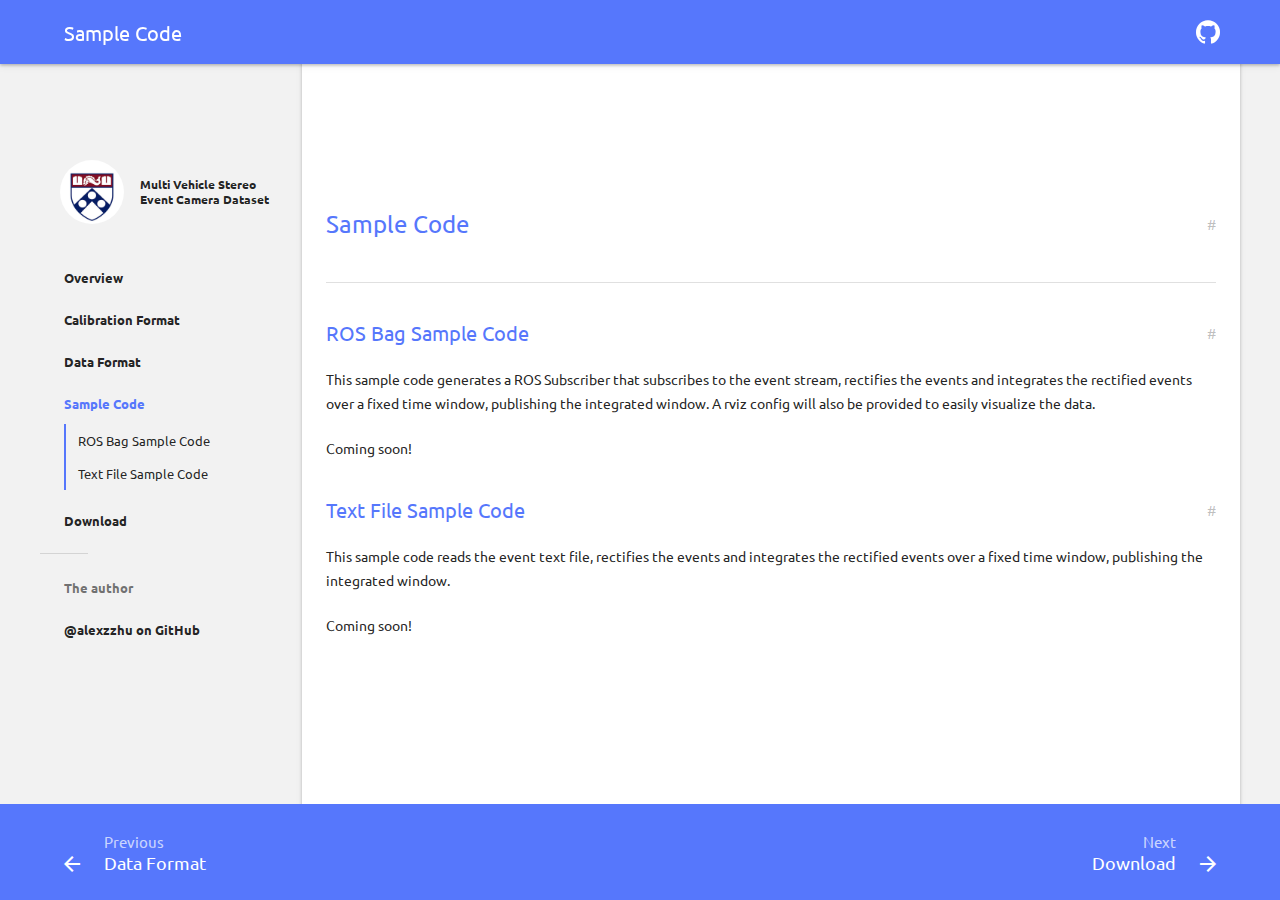
<file: sample_code/index.html>
<!DOCTYPE html>
  
  
  
  
   <html class="no-js"> 

  <head lang="en-us">
    <meta charset="utf-8">
    <meta name="viewport" content="width=device-width,user-scalable=no,initial-scale=1,maximum-scale=1">
    <meta http-equiv="X-UA-Compatible" content="IE=10" />
    <title>Sample Code - Multi Vehicle Stereo Event Camera Dataset</title>
    <meta name="generator" content="Hugo 0.16-DEV" />

    
    <meta name="description" content="A data set for Stereo Event Cameras.">
    
    <link rel="canonical" href="https://daniilidis-group.github.io/mvsec/sample_code/">
    
    <meta name="author" content="Alex Zhu">
    

    <meta property="og:url" content="https://daniilidis-group.github.io/mvsec/sample_code/">
    <meta property="og:title" content="Multi Vehicle Stereo Event Camera Dataset">
    <meta property="og:image" content="https://daniilidis-group.github.io/mvsec/upenn_favicon.jpg">
    <meta name="apple-mobile-web-app-title" content="Multi Vehicle Stereo Event Camera Dataset">
    <meta name="apple-mobile-web-app-capable" content="yes">
    <meta name="apple-mobile-web-app-status-bar-style" content="black-translucent">

    <link rel="shortcut icon" type="image/x-icon" href="https://daniilidis-group.github.io/mvsec/upenn_favicon.jpg">
    <link rel="icon" type="image/x-icon" href="https://daniilidis-group.github.io/mvsec/upenn_favicon.jpg">

    <style>
      @font-face {
        font-family: 'Icon';
        src: url('https://daniilidis-group.github.io/mvsec/fonts/icon.eot?52m981');
        src: url('https://daniilidis-group.github.io/mvsec/fonts/icon.eot?#iefix52m981')
               format('embedded-opentype'),
             url('https://daniilidis-group.github.io/mvsec/fonts/icon.woff?52m981')
               format('woff'),
             url('https://daniilidis-group.github.io/mvsec/fonts/icon.ttf?52m981')
               format('truetype'),
             url('https://daniilidis-group.github.io/mvsec/fonts/icon.svg?52m981#icon')
               format('svg');
        font-weight: normal;
        font-style: normal;
      }
    </style>

    <link rel="stylesheet" href="https://daniilidis-group.github.io/mvsec/stylesheets/application.css">
    <link rel="stylesheet" href="https://daniilidis-group.github.io/mvsec/stylesheets/temporary.css">
    <link rel="stylesheet" href="https://daniilidis-group.github.io/mvsec/stylesheets/palettes.css">
    <link rel="stylesheet" href="https://daniilidis-group.github.io/mvsec/stylesheets/highlight/highlight.css">

    
    
    
    <link rel="stylesheet" href="//fonts.googleapis.com/css?family=Ubuntu:400,700|Ubuntu&#43;Mono">
    <style>
      body, input {
        font-family: 'Ubuntu', Helvetica, Arial, sans-serif;
      }
      pre, code {
        font-family: 'Ubuntu Mono', 'Courier New', 'Courier', monospace;
      }
    </style>

    
    <link rel="stylesheet" href="https://daniilidis-group.github.io/mvsec/tweaks.css">
    
    <script src="https://daniilidis-group.github.io/mvsec/javascripts/modernizr.js"></script>
    <script type="text/javascript"
	    src="https://cdn.mathjax.org/mathjax/latest/MathJax.js?config=TeX-AMS-MML_HTMLorMML">
    </script>
<script type="text/x-mathjax-config">
MathJax.Hub.Config({
  jax: ["input/TeX", "output/HTML-CSS"],
  tex2jax: {
    inlineMath: [ ['$', '$'] ],
    displayMath: [ ['$$', '$$']],
    processEscapes: true,
    skipTags: ['script', 'noscript', 'style', 'textarea', 'pre', 'code']
  },
  messageStyle: "none",
  "HTML-CSS": { 
      preferredFont: "TeX", 
      availableFonts: ["STIX","TeX"], 
      styles: {".MathJax": {color: "#000 !important"}} 
      }
});
</script>
$
\newcommand{\cc}[1]{\color{black}{#1}}
\newcommand{\mvec}[1]{\mathbf{#1}}
\newcommand{\cvec}[2]{^\mathrm{#2}\mathbf{#1}}
\newcommand{\ctrans}[3]{^\mathrm{#3}\mathbf{#1}_\mathrm{#2}}
\newcommand{\rmat}[9]{\cc{\begin{bmatrix}{#1}&{#2}&{#3}\\\ {#4}&{#5}&{#6}\\\ {#7}&{#8}&{#9}\end{bmatrix}}}
\newcommand{\hmat}[3]{\cc{\begin{bmatrix}{#1}\\\ {#2}\\\ {#3}\\\ \end{bmatrix}}}
\newcommand{\mq}[4]{\cc{\begin{bmatrix}{#1}&{#2}&{#3}&{#4} \end{bmatrix}}}
\newcommand{\nvec}[3]{\cc{\begin{bmatrix}{#1}&{#2}&{#3} \end{bmatrix}}}
\newcommand{\vvec}[3]{\cc{\begin{bmatrix}{#1}\\\ {#2}\\\ {#3}\end{bmatrix}}}
\newcommand{\vvt}[2]{\cc{\begin{bmatrix}{#1}\\\ {#2}\end{bmatrix}}}
\newcommand{\calmat}[4]{\cc{\begin{bmatrix}{#1}&0&{#3}\\\ 0&{#2}&{#4}\end{bmatrix}}}
\newcommand{\dp}{^{\prime\prime}}
$

    

  </head>
  <body class="palette-primary-blue palette-accent-light-green">




<div class="backdrop">
	<div class="backdrop-paper"></div>
</div>

<input class="toggle" type="checkbox" id="toggle-drawer">
<input class="toggle" type="checkbox" id="toggle-search">
<label class="toggle-button overlay" for="toggle-drawer"></label>

<header class="header">
	<nav aria-label="Header">
  <div class="bar default">
    <div class="button button-menu" role="button" aria-label="Menu">
      <label class="toggle-button icon icon-menu" for="toggle-drawer">
        <span></span>
      </label>
    </div>
    <div class="headtitle">
    <div class="stretch">
      <div class="title">
        Sample Code
      </div>
    </div>
    </div>

    

    
    <div class="button button-github" role="button" aria-label="GitHub">
      <a href="https://github.com/alexzzhu" title="@alexzzhu on GitHub" target="_blank" class="toggle-button icon icon-github"></a>
    </div>
    
    
        
  </div>
  <div class="bar search">
    <div class="button button-close" role="button" aria-label="Close">
      <label class="toggle-button icon icon-back" for="toggle-search"></label>
    </div>
    <div class="stretch">
      <div class="field">
        <input class="query" type="text" placeholder="Search" autocapitalize="off" autocorrect="off" autocomplete="off" spellcheck>
      </div>
    </div>
    <div class="button button-reset" role="button" aria-label="Search">
      <button class="toggle-button icon icon-close" id="reset-search"></button>
    </div>
  </div>
</nav>

</header>

<main class="main">
	<div class="drawer">
		<nav aria-label="Navigation">
  <a href="https://daniilidis-group.github.io/mvsec/" class="project">
    <div class="banner">
      
        <div class="logo">
          <img src="https://daniilidis-group.github.io/mvsec/upenn_favicon.jpg">
        </div>
      
      <div class="name">
        <strong>Multi Vehicle Stereo Event Camera Dataset </strong>
        
      </div>
    </div>
  </a>

  <div class="scrollable">
    <div class="wrapper">
      

      <div class="toc">
        
        <ul>
          




<li>
  
    



<a  title="Overview" href="https://daniilidis-group.github.io/mvsec/">
	
	Overview
</a>


  
</li>



<li>
  
    



<a  title="Calibration Format" href="https://daniilidis-group.github.io/mvsec/calibration_format/">
	
	Calibration Format
</a>


  
</li>



<li>
  
    



<a  title="Data Format" href="https://daniilidis-group.github.io/mvsec/data_format/">
	
	Data Format
</a>


  
</li>



<li>
  
    



<a class="current" title="Sample Code" href="https://daniilidis-group.github.io/mvsec/sample_code/">
	
	Sample Code
</a>


<ul id="scrollspy">
</ul>

  
</li>



<li>
  
    



<a  title="Download" href="https://daniilidis-group.github.io/mvsec/download/">
	
	Download
</a>


  
</li>


        </ul>
        

        
        <hr>
        <span class="section">The author</span>
        
        <ul>
          

          
          <li>
            <a href="https://github.com/alexzzhu" target="_blank" title="@alexzzhu on GitHub">
              @alexzzhu on GitHub
            </a>
          </li>
          
        </ul>
        
      </div>
    </div>
  </div>
</nav>

	</div>

	<article class="article">
		<div class="wrapper">
			<h1>Sample Code </h1>

			

<h2 id="ros-bag-sample-code">ROS Bag Sample Code</h2>

<p>This sample code generates a ROS Subscriber that subscribes to the event stream, rectifies the events and integrates the rectified events over a fixed time window, publishing the integrated window. A rviz config will also be provided to easily visualize the data.</p>

<p>Coming soon!</p>

<h2 id="text-file-sample-code">Text File Sample Code</h2>

<p>This sample code reads the event text file, rectifies the events and integrates the rectified events over a fixed time window, publishing the integrated window.</p>

<p>Coming soon!</p>


			<footer class="footer">
				

<nav class="pagination" aria-label="Footer">
  <div class="previous">
  
      <a href="https://daniilidis-group.github.io/mvsec/data_format/" title="Data Format">
        <span class="direction">
          Previous
        </span>
        <div class="page">
          <div class="button button-previous" role="button" aria-label="Previous">
            <i class="icon icon-back"></i>
          </div>
          <div class="stretch">
            <div class="title">
              Data Format
            </div>
          </div>
        </div>
      </a>
  
  </div>

  <div class="next">
  
      <a href="https://daniilidis-group.github.io/mvsec/download/" title="Download">
        <span class="direction">
          Next
        </span>
        <div class="page">
          <div class="stretch">
            <div class="title">
              Download
            </div>
          </div>
          <div class="button button-next" role="button" aria-label="Next">
            <i class="icon icon-forward"></i>
          </div>
        </div>
      </a>
  
  </div>
</nav>





			</footer>
		</div>
	</article>

	<div class="results" role="status" aria-live="polite">
		<div class="scrollable">
			<div class="wrapper">
				<div class="meta"></div>
				<div class="list"></div>
			</div>
		</div>
	</div>
</main>

    <script>
    
      var base_url = '';
      var repo_id  = '';
    
    </script>

    <script src="https://daniilidis-group.github.io/mvsec/javascripts/application.js"></script>
    

    <script>
      /* Add headers to scrollspy */
      var headers   = document.getElementsByTagName("h2");
      var scrollspy = document.getElementById('scrollspy');

      if(scrollspy) {
        if(headers.length > 0) {
          for(var i = 0; i < headers.length; i++) {
            var li = document.createElement("li");
            li.setAttribute("class", "anchor");

            var a  = document.createElement("a");
            a.setAttribute("href", "#" + headers[i].id);
            a.setAttribute("title", headers[i].innerHTML);
            a.innerHTML = headers[i].innerHTML;
            
            li.appendChild(a)
            scrollspy.appendChild(li);
          }
        } else {
          scrollspy.parentElement.removeChild(scrollspy)
        }
        

        /* Add permanent link next to the headers */
        var headers = document.querySelectorAll("h1, h2, h3, h4, h5, h6");

        for(var i = 0; i < headers.length; i++) {
            var a = document.createElement("a");
            a.setAttribute("class", "headerlink");
            a.setAttribute("href", "#" + headers[i].id);
            a.setAttribute("title", "Permanent link")
            a.innerHTML = "#";
            headers[i].appendChild(a);
        }
      }
    </script>

    

    <script src="//gohugo.io/js/highlight.pack.js"></script>
    <script>hljs.initHighlightingOnLoad();</script>
  </body>
</html>
</file>
